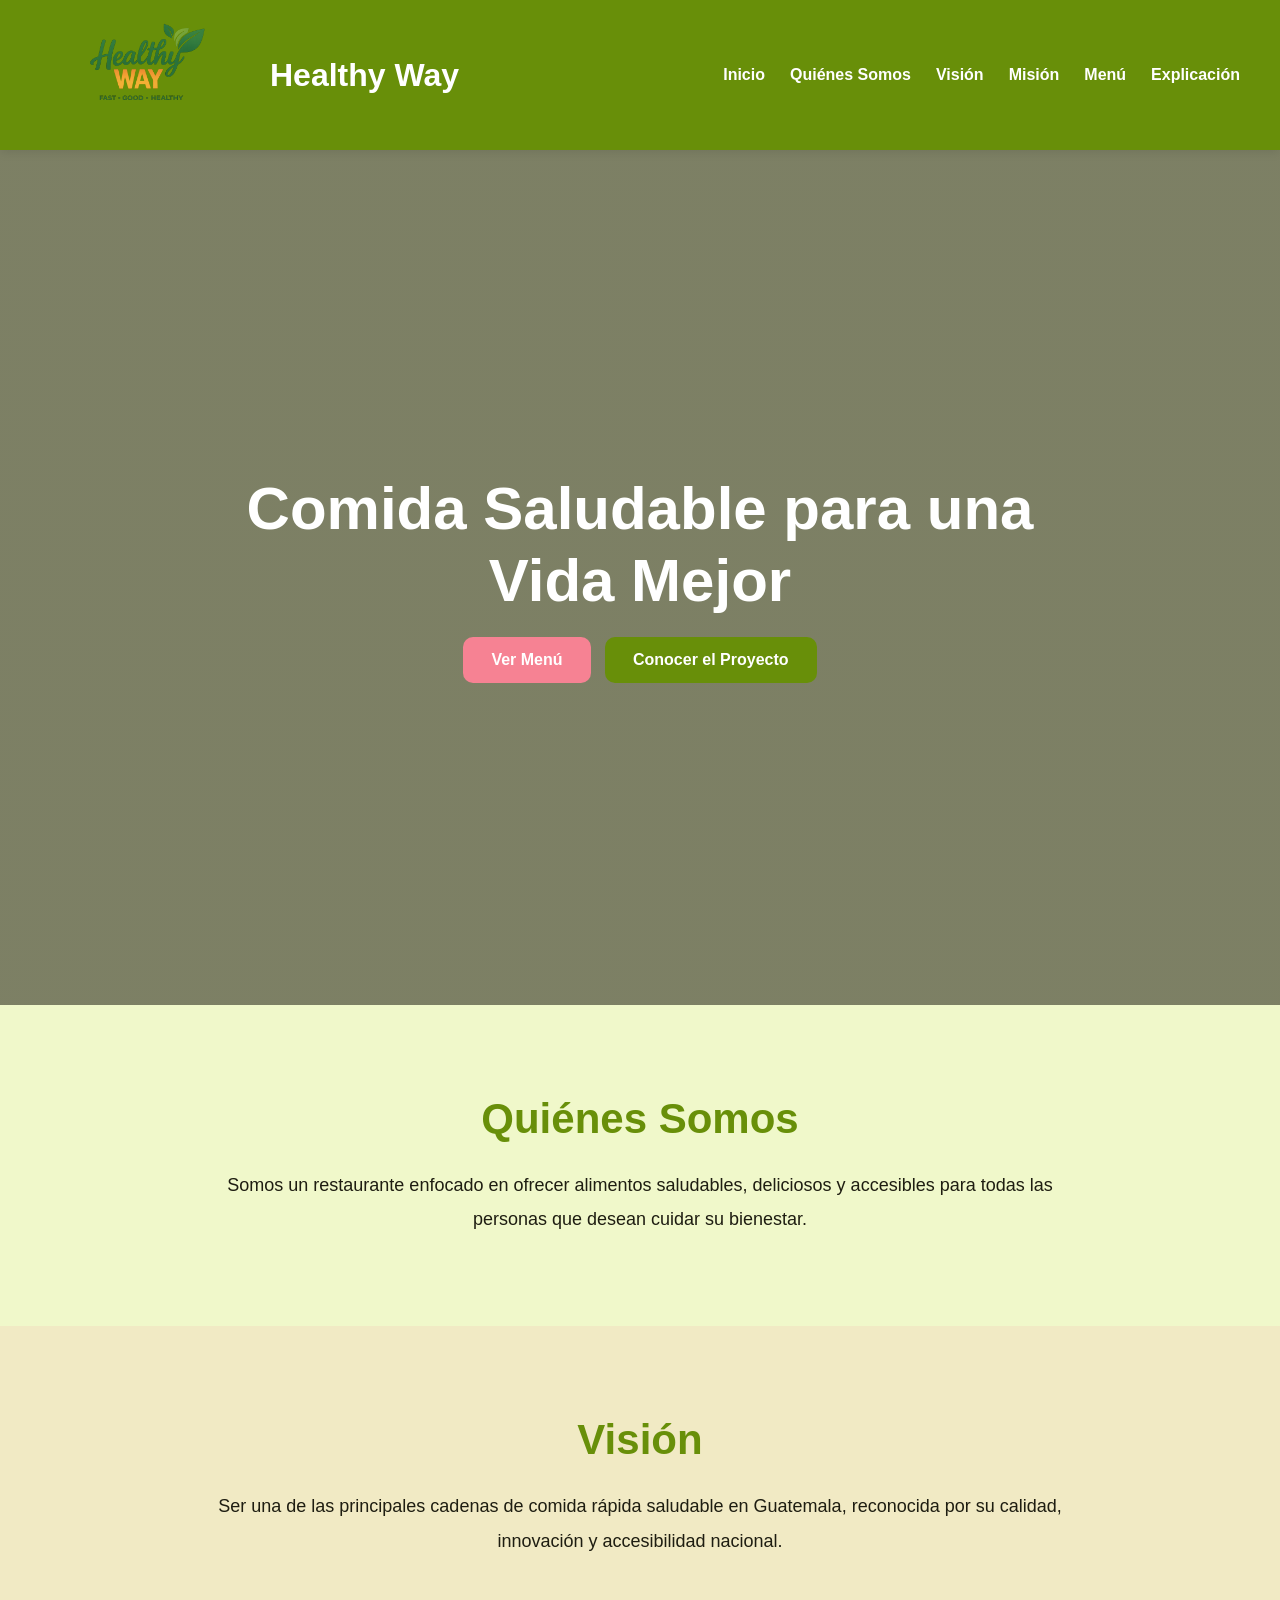
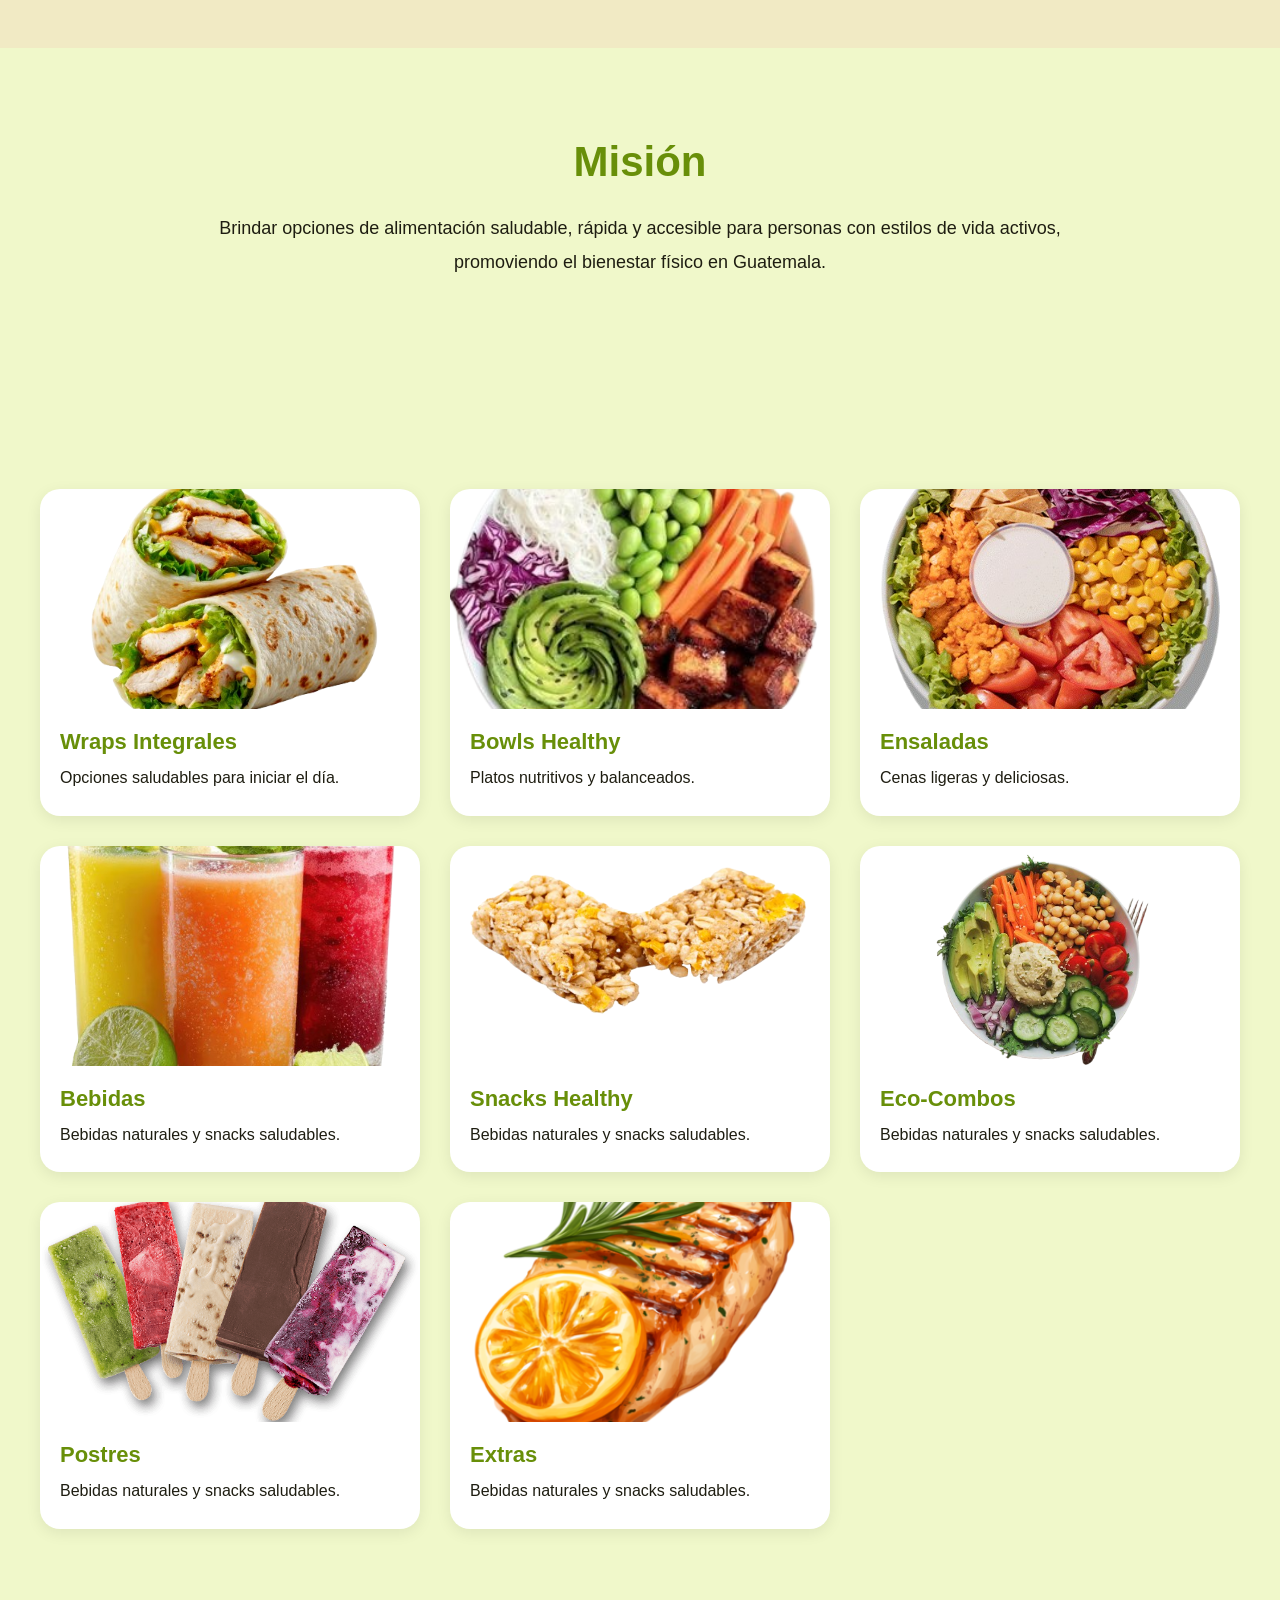
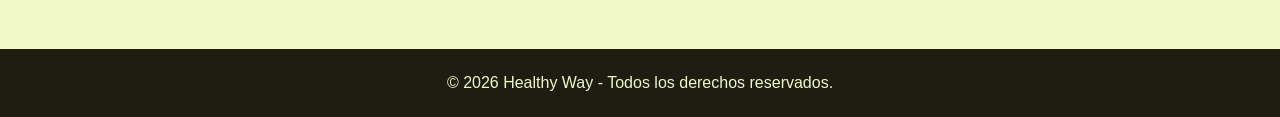
<file: index.html>
<!DOCTYPE html>
<html lang="es">
<head>
  <meta charset="UTF-8" />
  <meta name="viewport" content="width=device-width, initial-scale=1.0"/>
  <title>Healthy Way</title>
  <link rel="stylesheet" href="style.css">
</head>
<body>

  <header>
    <nav class="navbar">
      <div class="logo-container">

      <img src="images/logo.png" class="logo-img">

      <h1 class="logo">
        Healthy Way
      </h1>

    </div>

      <ul class="nav-links">
        <li><a href="#inicio">Inicio</a></li>
        <li><a href="#nosotros">Quiénes Somos</a></li>
        <li><a href="#vision">Visión</a></li>
        <li><a href="#mision">Misión</a></li>
        <li><a href="#menu">Menú</a></li>
        <li><a href="explicacion.html">Explicación</a></li>
      </ul>

      <div class="menu-toggle" id="menu-toggle">
        ☰
      </div>
    </nav>
  </header>

  <section class="hero" id="inicio">
    <div class="hero-content">
      <h2>Comida Saludable para una Vida Mejor</h2>
      <a href="#menu" class="btn">Ver Menú</a>

      <a href="explicacion.html" class="btn btn-secondary">
        Conocer el Proyecto
      </a>
    </div>
  </section>

  <section class="section" id="nosotros">
    <h2>Quiénes Somos</h2>
    <p>
      Somos un restaurante enfocado en ofrecer alimentos saludables, deliciosos y accesibles para todas las personas que desean cuidar su bienestar.
    </p>
  </section>

  <section class="section vision" id="vision">
    <h2>Visión</h2>
    <p>
      Ser una de las principales cadenas de comida rápida saludable en Guatemala, reconocida por su calidad, innovación y accesibilidad nacional.
    </p>
  </section>

  <section class="section" id="mision">
    <h2>Misión</h2>
    <p>
      Brindar opciones de alimentación saludable, rápida y accesible para personas con estilos de vida activos, promoviendo el bienestar físico en Guatemala.
    </p>
  </section>

  <section id="menu">
    <div class="menu-container">  
      <!-- Wraps integrales -->
      <a href="wraps.html" class="menu-link">
        <div class="menu-card">
          <img src="./images/WRAPS INTEGRALES/Wrap Chicken Fresh.png">
          <h3>Wraps Integrales</h3>          
          <p>Opciones saludables para iniciar el día.</p>
        </div>
      </a>      

      <!-- Bowls Healthy -->
      <a href="bowls.html" class="menu-link">
        <div class="menu-card">
          <img src="./images/BOWLS HEALTHY/Bowl Fresh Vegano.png">
          <h3>Bowls Healthy</h3>
          <p>Platos nutritivos y balanceados.</p>
        </div>
      </a>

      <!-- Ensaladas -->
      <a href="ensaladas.html" class="menu-link">
        <div class="menu-card">
          <img src="./images/ENSALADAS/Ensalada Vegana.png">
          <h3>Ensaladas</h3>
          <p>Cenas ligeras y deliciosas.</p>
        </div>
      </a>

      <!-- Bebidas -->
      <a href="bebidas.html" class="menu-link">
        <div class="menu-card">
          <img src="./images/JUGOS NATURALES/jugos naturales.png">
          <h3>Bebidas</h3>
          <p>Bebidas naturales y snacks saludables.</p>
        </div>
      </a>

      <!-- Snacks  -->
      <a href="snacks.html" class="menu-link">
        <div class="menu-card">
          <img src="./images/SNACKS HEALTHY/Barrita Vegana.png">
          <h3>Snacks Healthy</h3>
          <p>Bebidas naturales y snacks saludables.</p>
        </div>
      </a>

      <!-- Combos  -->
      <a href="combos.html" class="menu-link">
        <div class="menu-card">
          <img src="./images/BOWLS HEALTHY/Bowl Green Energy.png">
          <h3>Eco-Combos</h3>
          <p>Bebidas naturales y snacks saludables.</p>
        </div>
      </a>

      <!-- Postres  -->
      <a href="postres.html" class="menu-link">
        <div class="menu-card">
          <img src="./images/POSTRES/helado natural.png">
          <h3>Postres</h3>
          <p>Bebidas naturales y snacks saludables.</p>
        </div>
      </a>

      <!-- Extras  -->
      <a href="extras.html" class="menu-link">
        <div class="menu-card">
          <img src="./images/EXTRAS/pollo.png">
          <h3>Extras</h3>
          <p>Bebidas naturales y snacks saludables.</p>
        </div>
      </a>

    </div>
  </section>
  <footer>
    <p>© 2026 Healthy Way - Todos los derechos reservados.</p>
  </footer>

  <script src="script.js"></script>
</body>
</html>
</file>
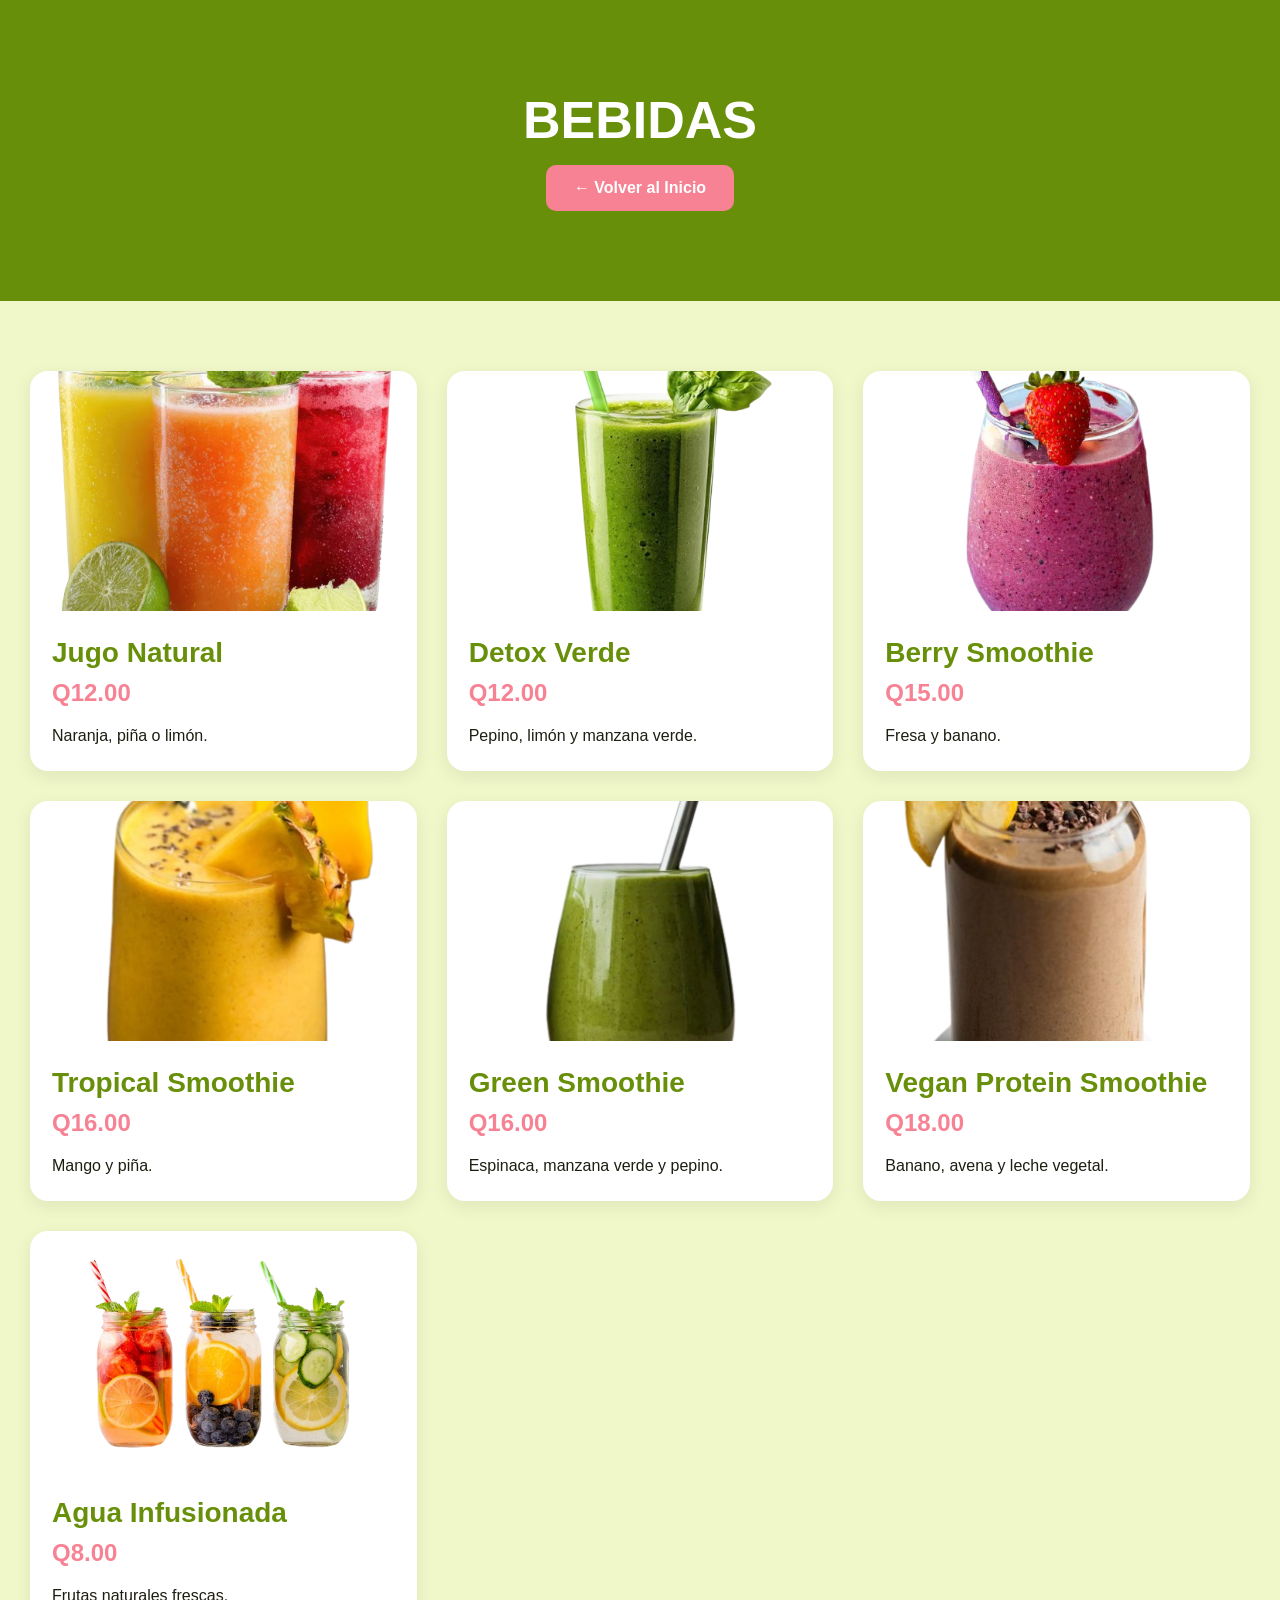
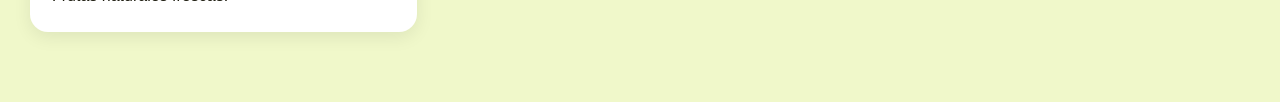
<file: bebidas.html>
<!DOCTYPE html>
<html lang="es">
<head>
  <meta charset="UTF-8">
  <meta name="viewport" content="width=device-width, initial-scale=1.0">
  <title>Desayunos - Healthy Way</title>
  <link rel="stylesheet" href="style.css">
</head>
<body>

  <section class="page-banner">
    <h1>BEBIDAS</h1>    

    <a href="index.html" class="back-btn">
      ← Volver al Inicio
    </a>
  </section>

  <section class="food-section">

    <div class="food-container">
      
      <div class="food-card">
        <img src="./images/JUGOS NATURALES/jugos naturales.png">

        <div class="food-info">
          <h3>Jugo Natural</h3>

          <div class="price">
            Q12.00
          </div>

          <p>
            Naranja, piña o limón. 
          </p>
        </div>
      </div>
      
      <div class="food-card">
        <img src="./images/JUGOS NATURALES/Detox Verde.png">

        <div class="food-info">
          <h3>Detox Verde</h3>

          <div class="price">
            Q12.00
          </div>

          <p>
            Pepino, limón y manzana verde. 
          </p>
        </div>
      </div>

      <div class="food-card">
        <img src="./images/SMOOTHIES/Berry Smoothie.png">

        <div class="food-info">
          <h3>Berry Smoothie</h3>

          <div class="price">
            Q15.00
          </div>

          <p>
            Fresa y banano. 
          </p>
        </div>
      </div>      

      <div class="food-card">
        <img src="./images/SMOOTHIES/tropical smoothie.png">

        <div class="food-info">
          <h3>Tropical Smoothie</h3>

          <div class="price">
            Q16.00
          </div>

          <p>
            Mango y piña. 
          </p>
        </div>
      </div>    

      <div class="food-card">
        <img src="./images/SMOOTHIES/green smoothie.png">

        <div class="food-info">
          <h3>Green Smoothie</h3>

          <div class="price">
            Q16.00
          </div>

          <p>
            Espinaca, manzana verde y pepino. 
          </p>
        </div>
      </div>    

      <div class="food-card">
        <img src="./images/SMOOTHIES/Vegan Protein Smoothie.png">

        <div class="food-info">
          <h3>Vegan Protein Smoothie</h3>

          <div class="price">
            Q18.00
          </div>

          <p>
            Banano, avena y leche vegetal. 
          </p>
        </div>
      </div>    


      <div class="food-card">
        <img src="./images/JUGOS NATURALES/Agua Infusionada.png">

        <div class="food-info">
          <h3>Agua Infusionada</h3>

          <div class="price">
            Q8.00
          </div>

          <p>
            Frutas naturales frescas. 
          </p>
        </div>
      </div>    

    </div>

  </section>

</body>
</html>
</file>
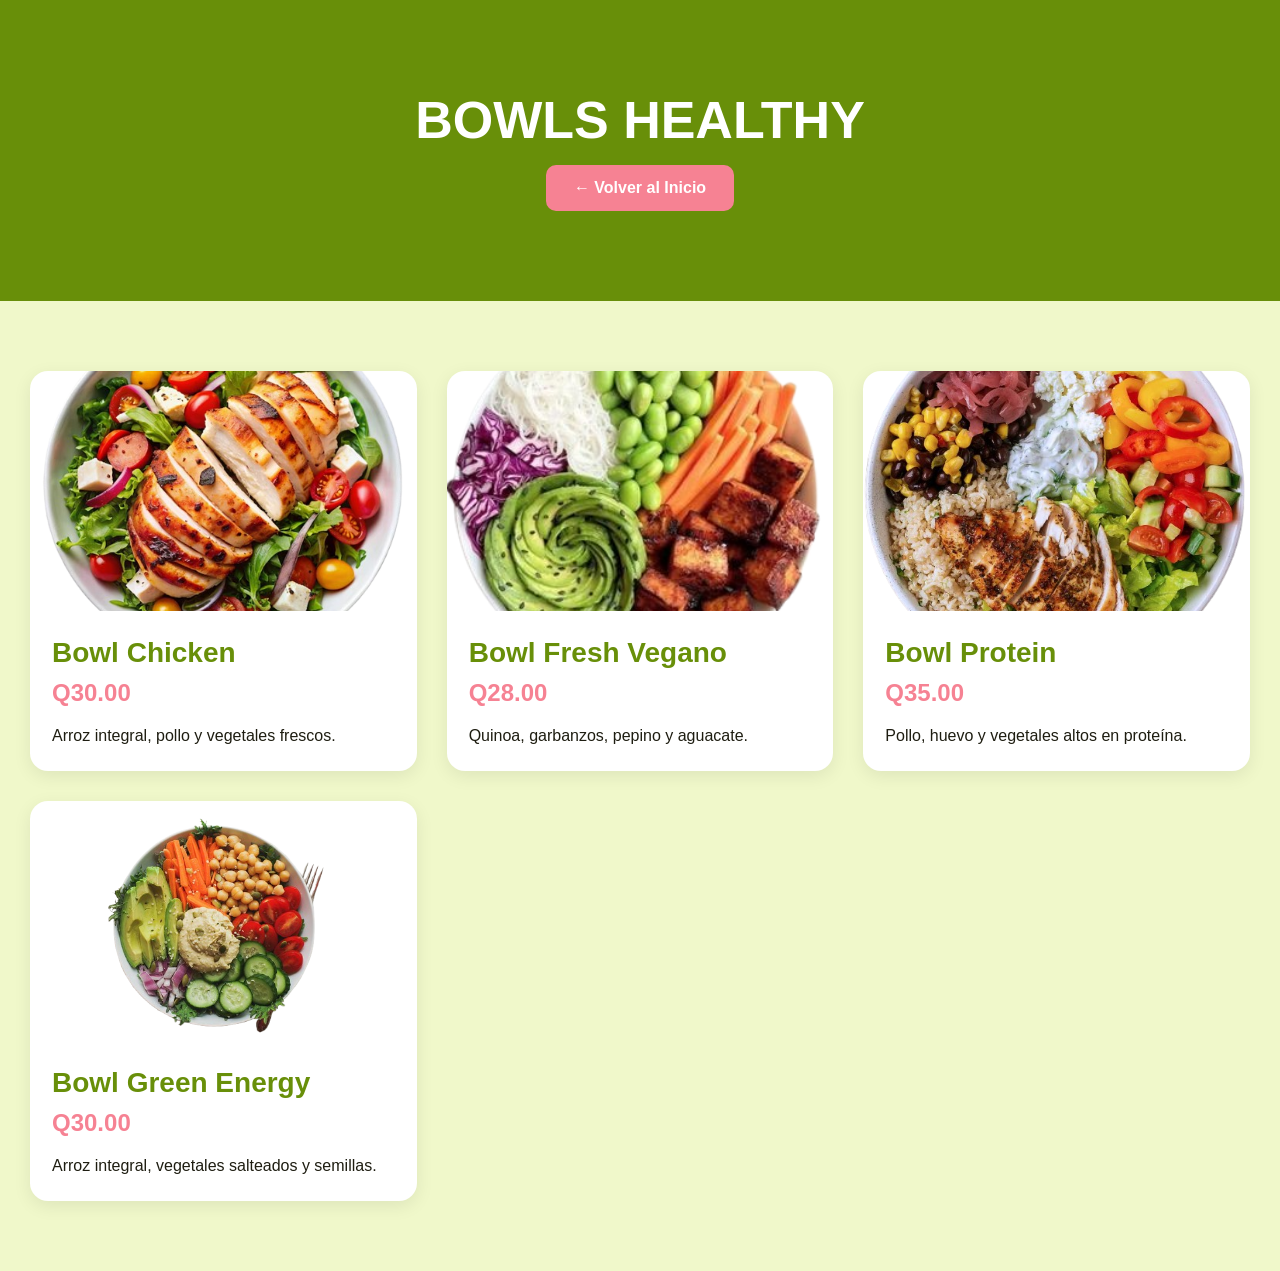
<file: bowls.html>
<!DOCTYPE html>
<html lang="es">
<head>
  <meta charset="UTF-8">
  <meta name="viewport" content="width=device-width, initial-scale=1.0">
  <title>Desayunos - Healthy Way</title>
  <link rel="stylesheet" href="style.css">
</head>
<body>

  <section class="page-banner">
    <h1>BOWLS HEALTHY</h1>    

    <a href="index.html" class="back-btn">
      ← Volver al Inicio
    </a>
  </section>

  <section class="food-section">

    <div class="food-container">
      
      <div class="food-card">
        <img src="./images/BOWLS HEALTHY/Bowl Chicken.png">

        <div class="food-info">
          <h3>Bowl Chicken</h3>

          <div class="price">
            Q30.00
          </div>

          <p>
            Arroz integral, pollo y vegetales frescos.
          </p>
        </div>
      </div>
      
      <div class="food-card">
        <img src="./images/BOWLS HEALTHY/Bowl Fresh Vegano.png">

        <div class="food-info">
          <h3>Bowl Fresh Vegano</h3>

          <div class="price">
            Q28.00
          </div>

          <p>
            Quinoa, garbanzos, pepino y aguacate. 
          </p>
        </div>
      </div>

      <div class="food-card">
        <img src="./images/BOWLS HEALTHY/Bowl Protein.png">

        <div class="food-info">
          <h3>Bowl Protein</h3>

          <div class="price">
            Q35.00
          </div>

          <p>
            Pollo, huevo y vegetales altos en proteína. 
          </p>
        </div>
      </div>

      <div class="food-card">
        <img src="./images/BOWLS HEALTHY/Bowl Green Energy.png">

        <div class="food-info">
          <h3>Bowl Green Energy</h3>

          <div class="price">
            Q30.00
          </div>

          <p>
            Arroz integral, vegetales salteados y semillas. 
          </p>
        </div>
      </div>

    </div>

  </section>

</body>
</html>
</file>
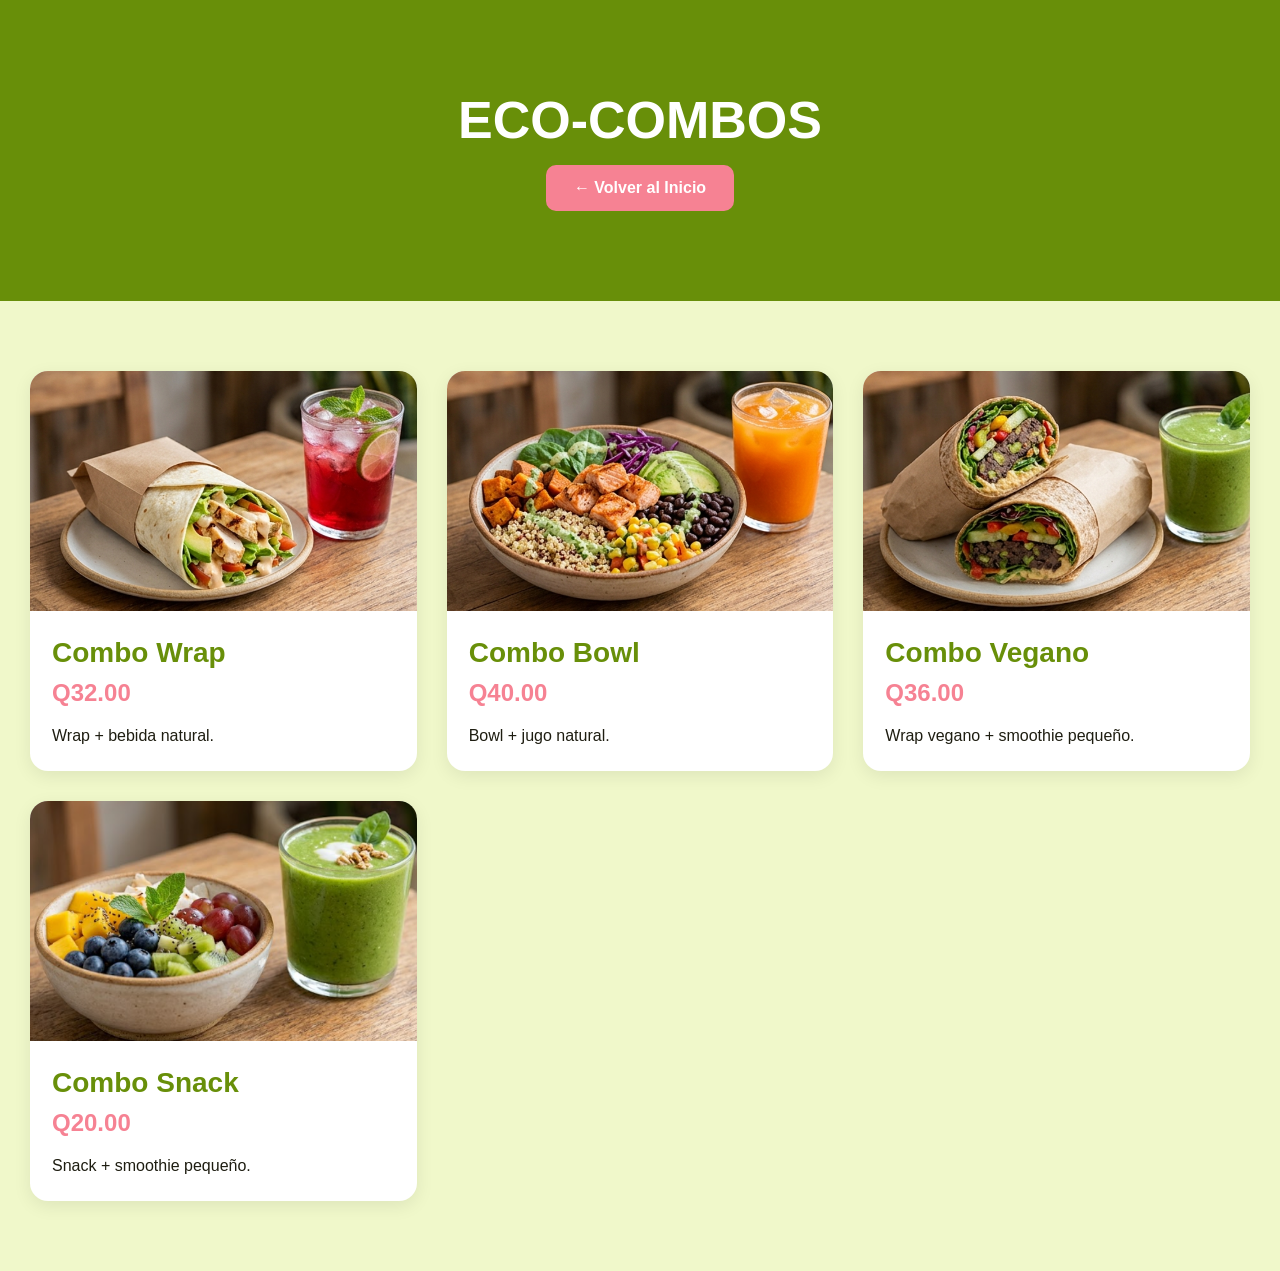
<file: combos.html>
<!DOCTYPE html>
<html lang="es">
<head>
  <meta charset="UTF-8">
  <meta name="viewport" content="width=device-width, initial-scale=1.0">
  <title>Desayunos - Healthy Way</title>
  <link rel="stylesheet" href="style.css">
</head>
<body>

  <section class="page-banner">
    <h1>ECO-COMBOS</h1>    

    <a href="index.html" class="back-btn">
      ← Volver al Inicio
    </a>
  </section>

  <section class="food-section">

    <div class="food-container">
      
      <div class="food-card">
        <img src="./images/COMBOS/wnatural.png">

        <div class="food-info">
          <h3>Combo Wrap</h3>

          <div class="price">
            Q32.00
          </div>
          <p>Wrap + bebida natural. </p>
        </div>
      </div>
      
      <div class="food-card">
        <img src="./images/COMBOS/bnatural.png">

        <div class="food-info">
          <h3>Combo Bowl</h3>

          <div class="price">
            Q40.00
          </div>
          <p>Bowl + jugo natural.  </p>
        </div>
      </div>

      <div class="food-card">
        <img src="./images/COMBOS/vsmothie.png">

        <div class="food-info">
          <h3>Combo Vegano</h3>

          <div class="price">
            Q36.00
          </div>
          <p>Wrap vegano + smoothie pequeño.</p>
        </div>
      </div>

      <div class="food-card">
        <img src="./images/COMBOS/snack.png">

        <div class="food-info">
          <h3>Combo Snack</h3>

          <div class="price">
            Q20.00
          </div>
          <p>Snack + smoothie pequeño.</p>
        </div>
      </div>

    </div>

  </section>

</body>
</html>
</file>
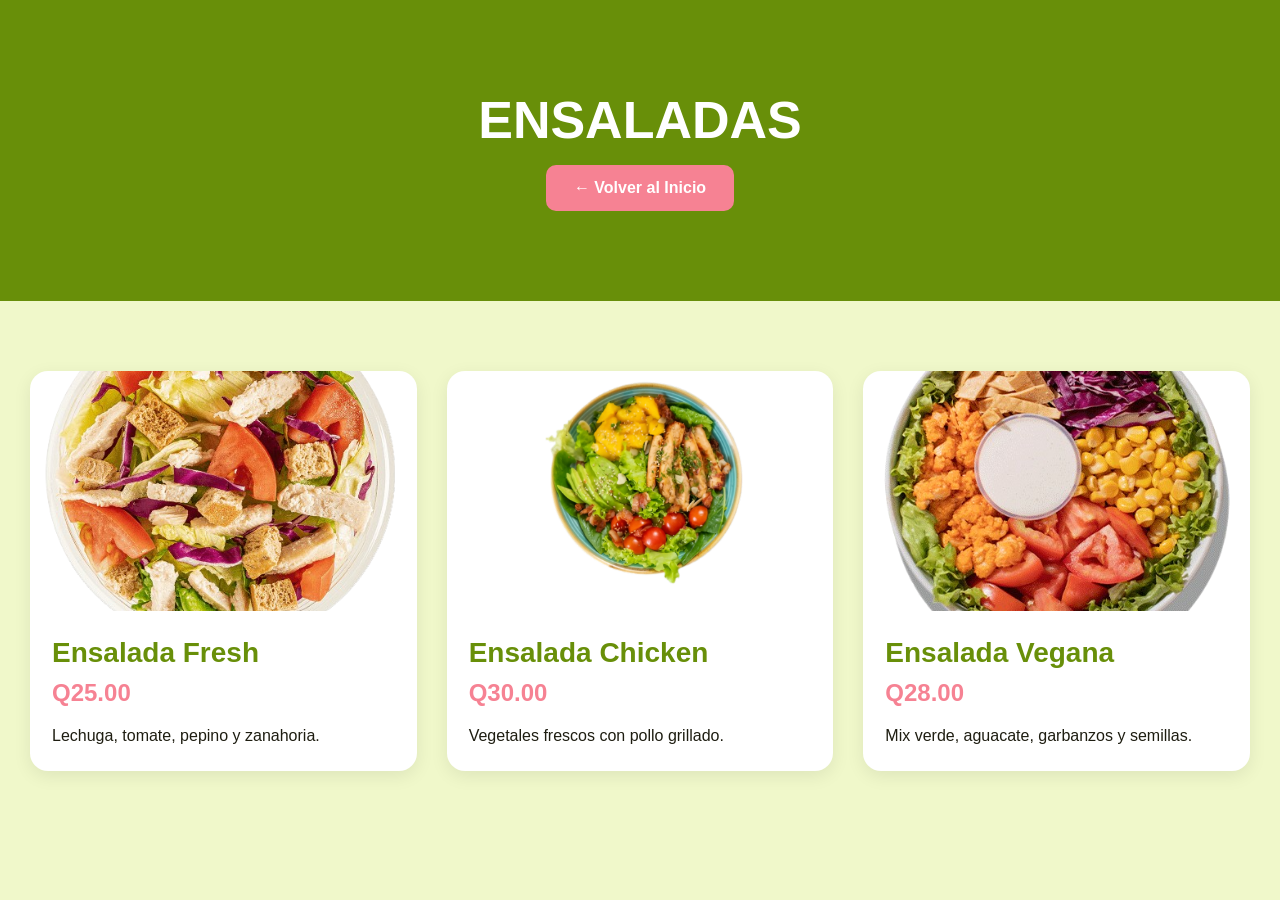
<file: ensaladas.html>
<!DOCTYPE html>
<html lang="es">
<head>
  <meta charset="UTF-8">
  <meta name="viewport" content="width=device-width, initial-scale=1.0">
  <title>Desayunos - Healthy Way</title>
  <link rel="stylesheet" href="style.css">
</head>
<body>

  <section class="page-banner">
    <h1>ENSALADAS</h1>    

    <a href="index.html" class="back-btn">
      ← Volver al Inicio
    </a>
  </section>

  <section class="food-section">

    <div class="food-container">
      
      <div class="food-card">
        <img src="./images/ENSALADAS/Ensalada Fresh.png">

        <div class="food-info">
          <h3>Ensalada Fresh</h3>

          <div class="price">
            Q25.00
          </div>

          <p>
            Lechuga, tomate, pepino y zanahoria. 
          </p>
        </div>
      </div>
      
      <div class="food-card">
        <img src="./images/ENSALADAS/Ensalada Chicken.png">

        <div class="food-info">
          <h3>Ensalada Chicken</h3>

          <div class="price">
            Q30.00
          </div>

          <p>
            Vegetales frescos con pollo grillado. 
          </p>
        </div>
      </div>

      <div class="food-card">
        <img src="./images/ENSALADAS/Ensalada Vegana.png">

        <div class="food-info">
          <h3>Ensalada Vegana</h3>

          <div class="price">
            Q28.00
          </div>

          <p>
            Mix verde, aguacate, garbanzos y semillas. 
          </p>
        </div>
      </div>      

    </div>

  </section>

</body>
</html>
</file>
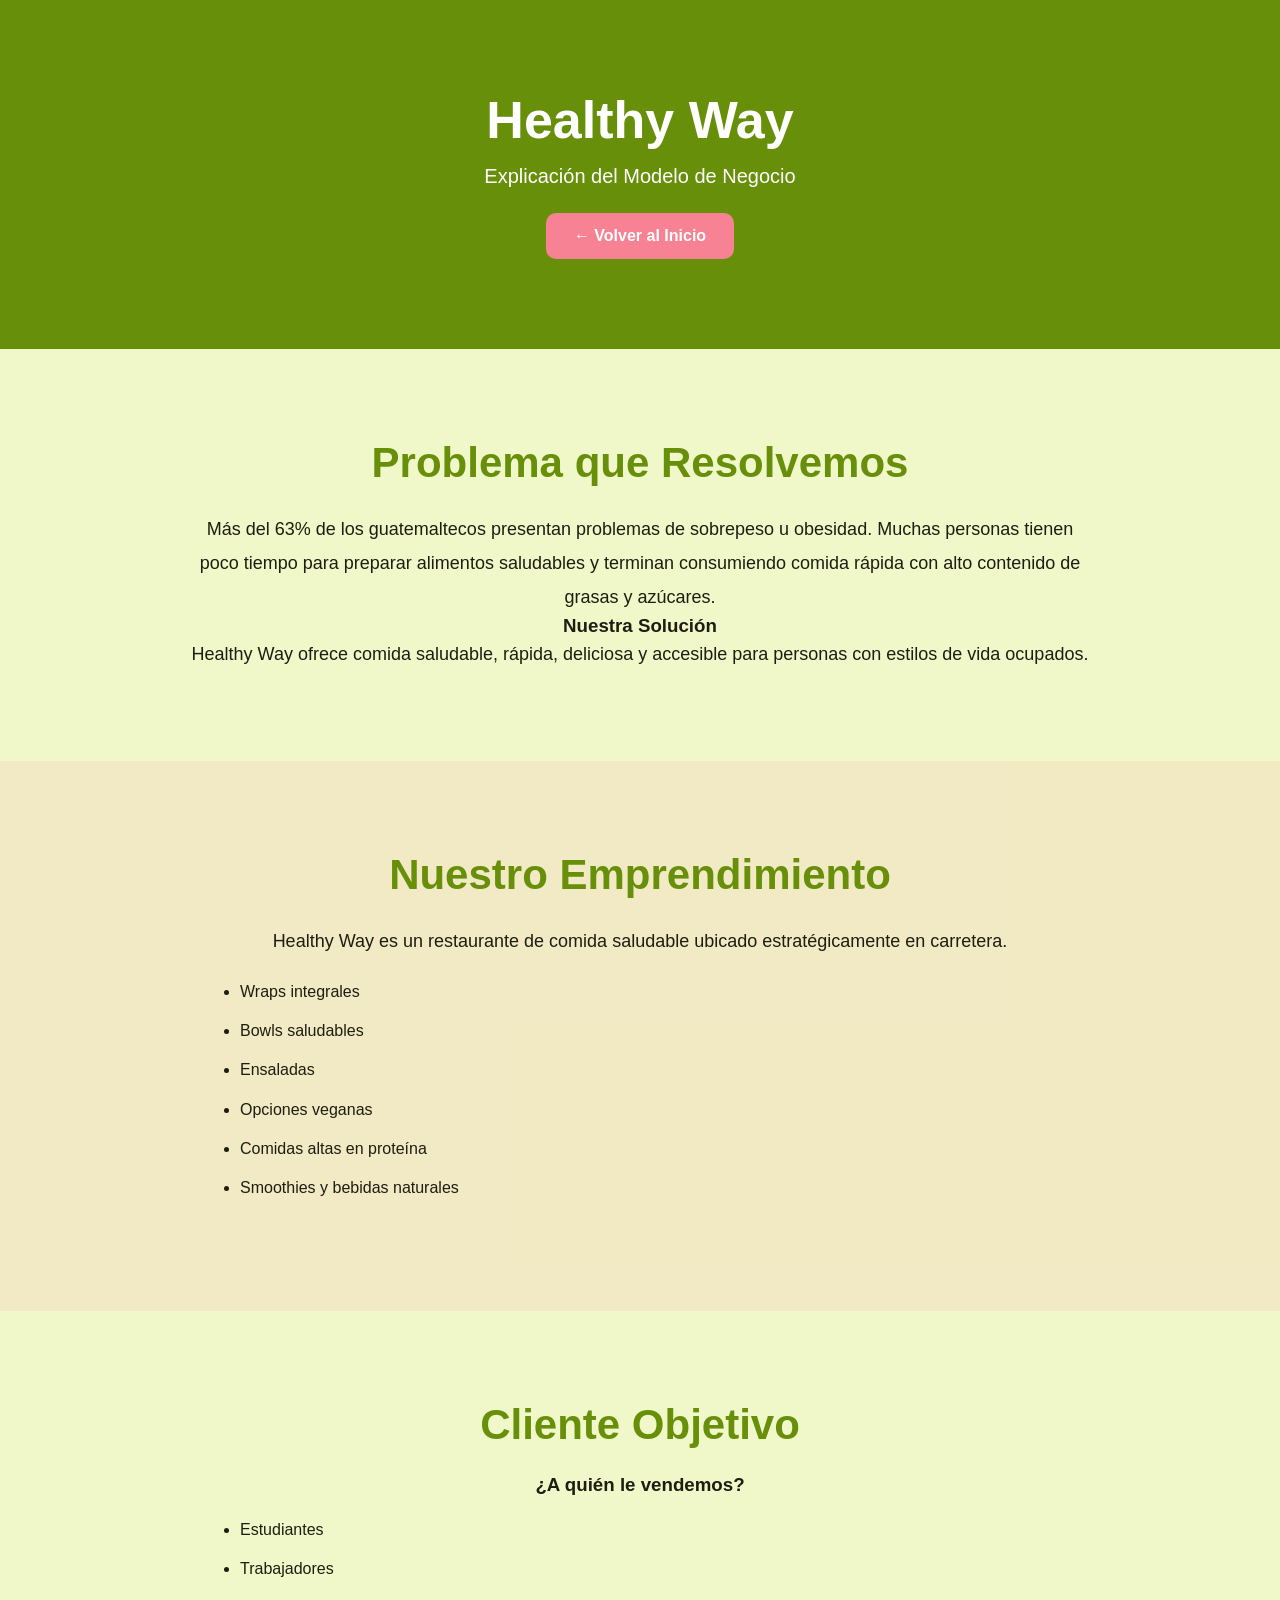
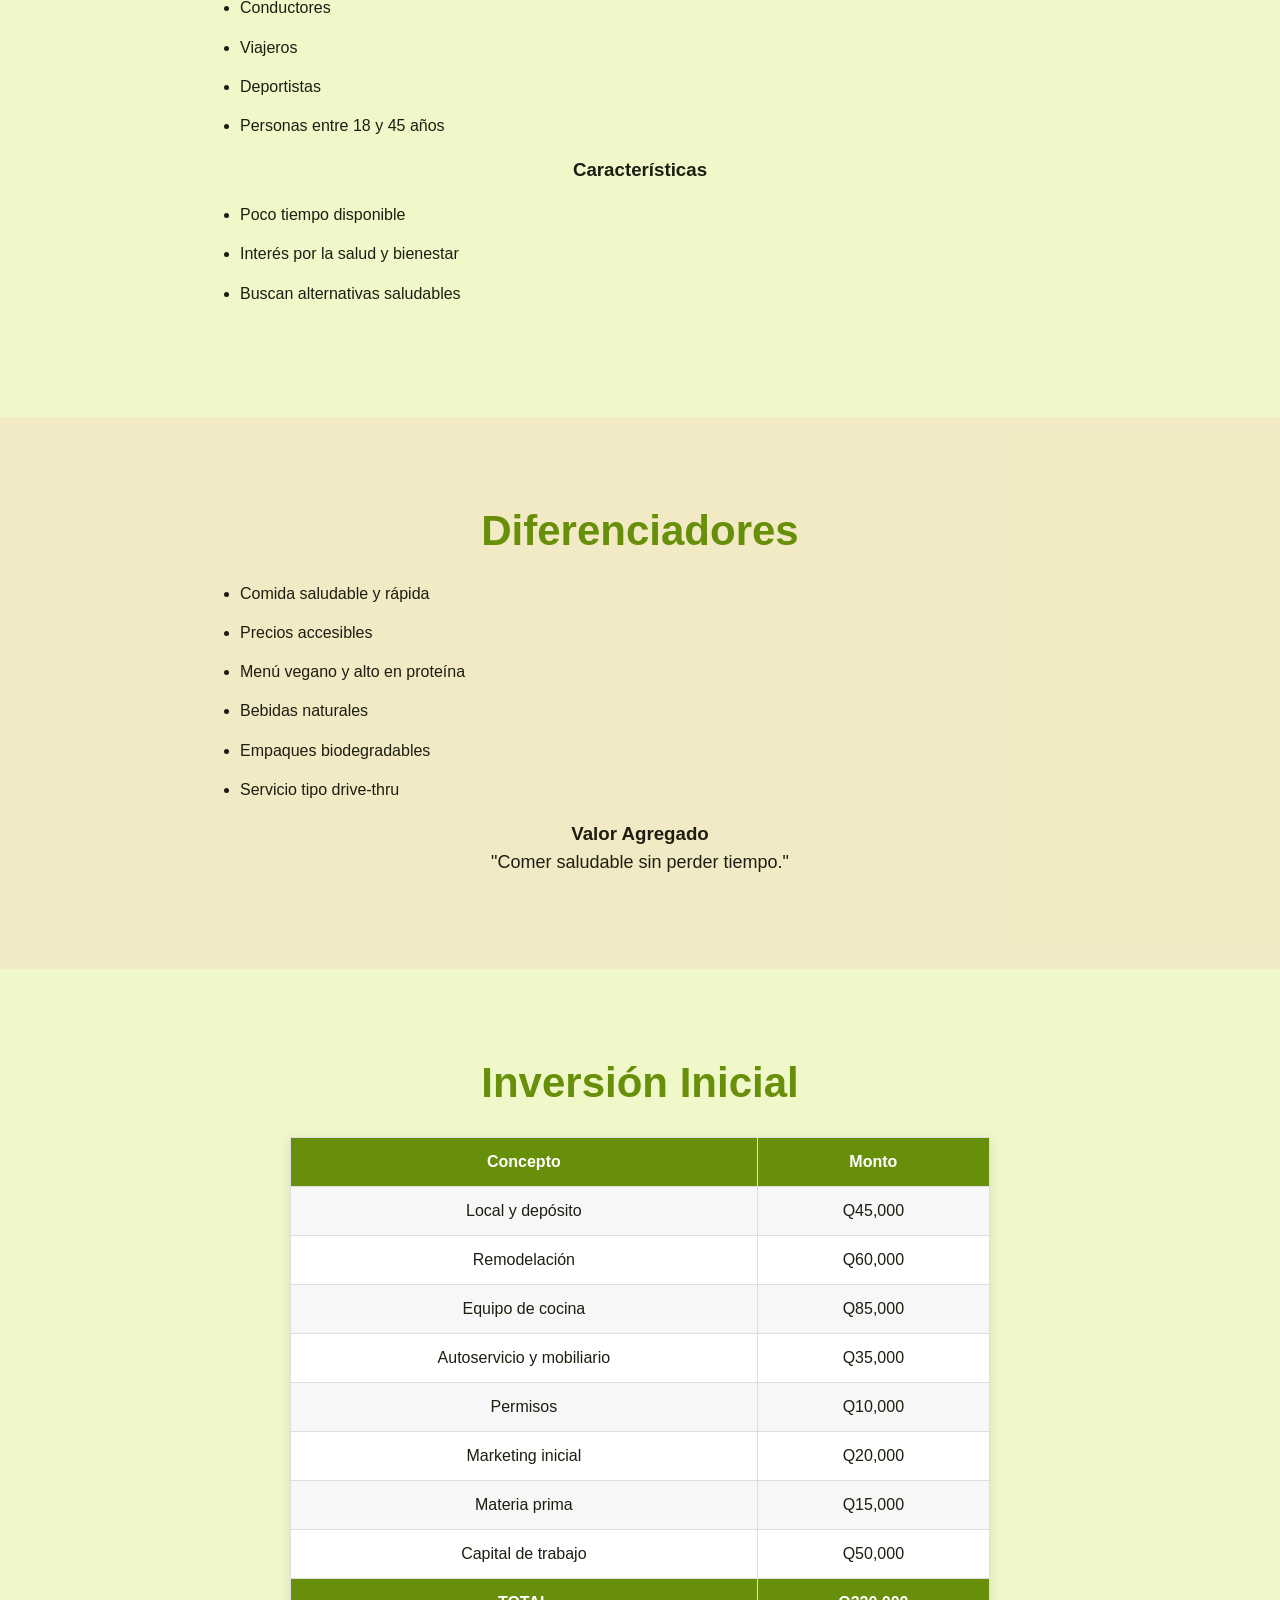
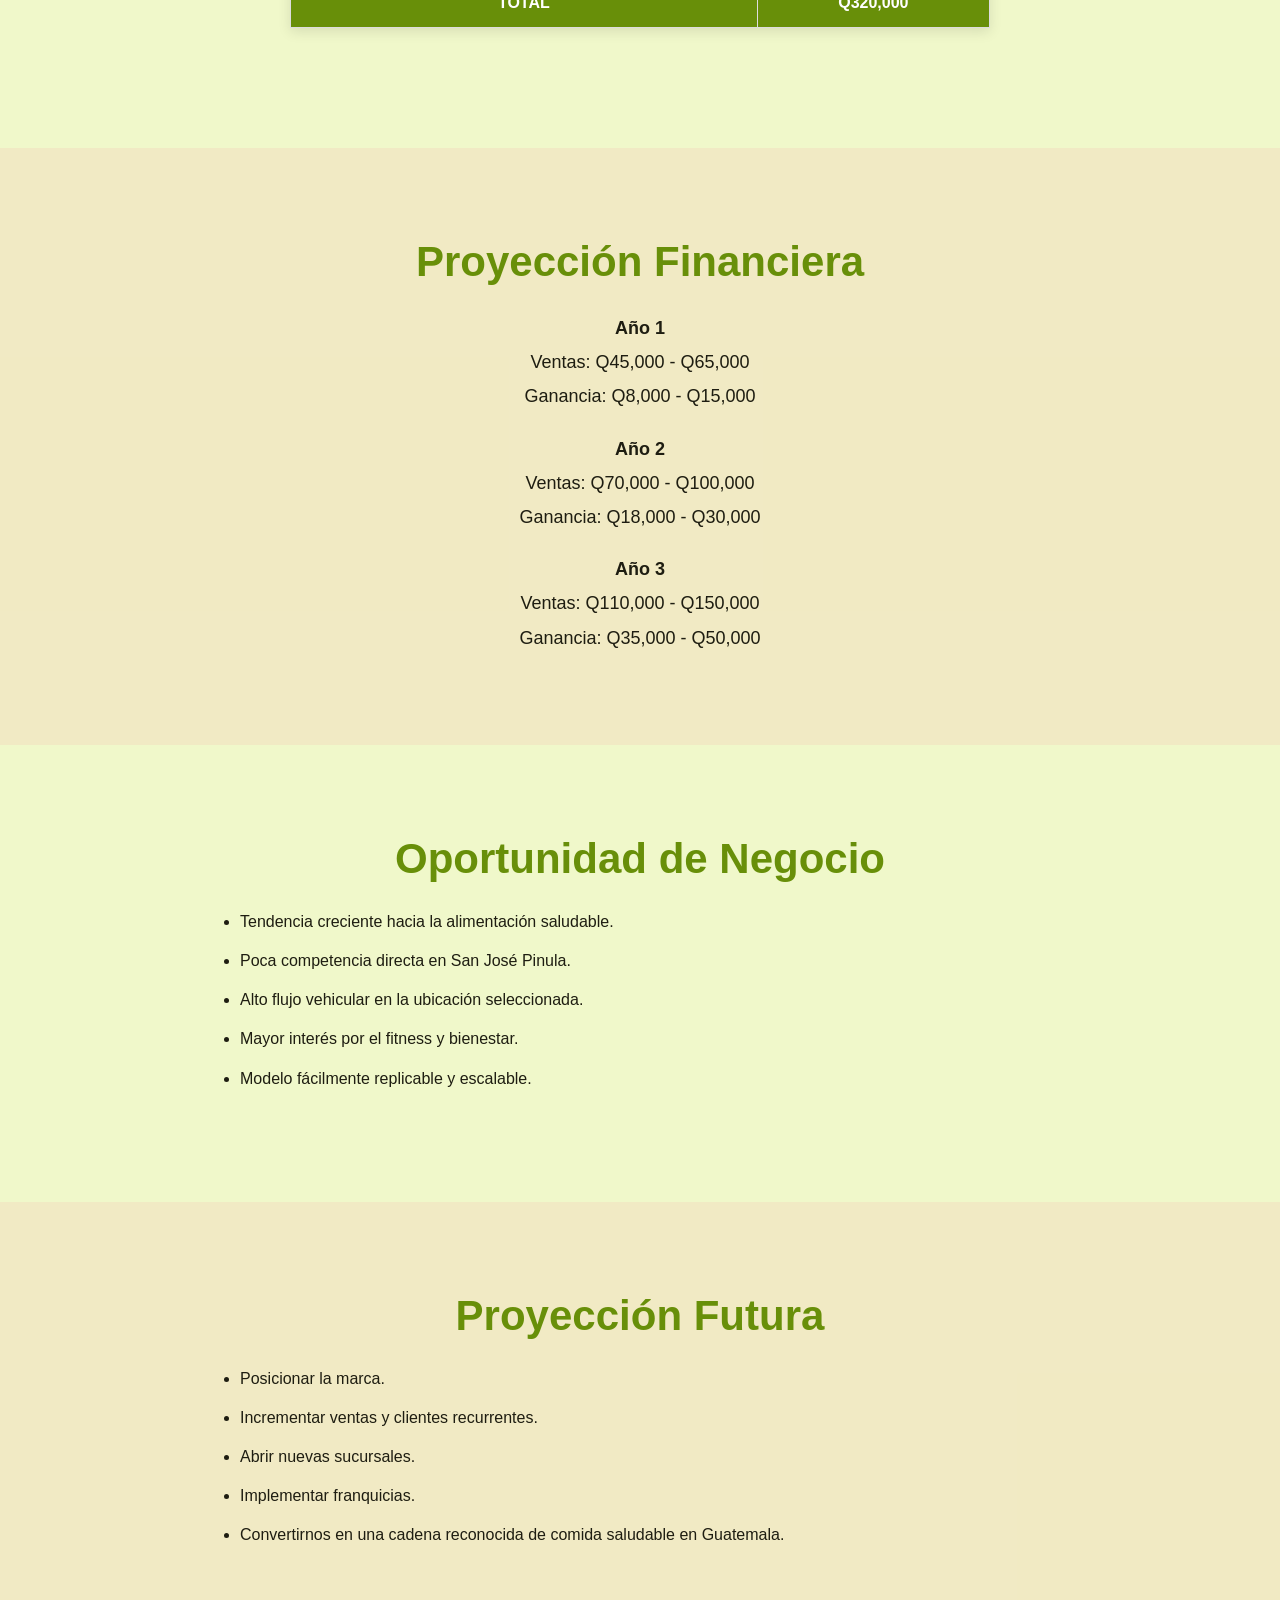
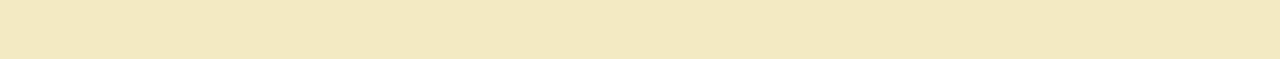
<file: explicacion.html>
<!DOCTYPE html>
<html lang="es">

<head>
    <meta charset="UTF-8">
    <meta name="viewport" content="width=device-width, initial-scale=1.0">
    <title>Healthy Way - Explicación del Proyecto</title>
    <link rel="stylesheet" href="style.css">
</head>

<body>

    <section class="page-banner">

        <h1>Healthy Way</h1>

        <p>
            Explicación del Modelo de Negocio
        </p>

        <a href="index.html" class="back-btn">
            ← Volver al Inicio
        </a>

    </section>

    <section class="section">

        <h2>Problema que Resolvemos</h2>

        <p>
            Más del 63% de los guatemaltecos presentan problemas de sobrepeso u obesidad.
            Muchas personas tienen poco tiempo para preparar alimentos saludables y terminan
            consumiendo comida rápida con alto contenido de grasas y azúcares.
        </p>

        <h3>Nuestra Solución</h3>

        <p>
            Healthy Way ofrece comida saludable, rápida, deliciosa y accesible para personas
            con estilos de vida ocupados.
        </p>

    </section>

    <section class="section vision">

        <h2>Nuestro Emprendimiento</h2>

        <p>
            Healthy Way es un restaurante de comida saludable ubicado estratégicamente en carretera.
        </p>

        <ul class="info-list">
            <li>Wraps integrales</li>
            <li>Bowls saludables</li>
            <li>Ensaladas</li>
            <li>Opciones veganas</li>
            <li>Comidas altas en proteína</li>
            <li>Smoothies y bebidas naturales</li>
        </ul>

    </section>

    <section class="section">

        <h2>Cliente Objetivo</h2>

        <h3>¿A quién le vendemos?</h3>

        <ul class="info-list">
            <li>Estudiantes</li>
            <li>Trabajadores</li>
            <li>Conductores</li>
            <li>Viajeros</li>
            <li>Deportistas</li>
            <li>Personas entre 18 y 45 años</li>
        </ul>

        <h3>Características</h3>

        <ul class="info-list">
            <li>Poco tiempo disponible</li>
            <li>Interés por la salud y bienestar</li>
            <li>Buscan alternativas saludables</li>
        </ul>

    </section>

    <section class="section vision">

        <h2>Diferenciadores</h2>

        <ul class="info-list">
            <li>Comida saludable y rápida</li>
            <li>Precios accesibles</li>
            <li>Menú vegano y alto en proteína</li>
            <li>Bebidas naturales</li>
            <li>Empaques biodegradables</li>
            <li>Servicio tipo drive-thru</li>
        </ul>

        <h3>Valor Agregado</h3>

        <p>
            "Comer saludable sin perder tiempo."
        </p>

    </section>

    <section class="section">

        <h2>Inversión Inicial</h2>

        <table class="financial-table">

            <tr>
                <th>Concepto</th>
                <th>Monto</th>
            </tr>

            <tr><td>Local y depósito</td><td>Q45,000</td></tr>
            <tr><td>Remodelación</td><td>Q60,000</td></tr>
            <tr><td>Equipo de cocina</td><td>Q85,000</td></tr>
            <tr><td>Autoservicio y mobiliario</td><td>Q35,000</td></tr>
            <tr><td>Permisos</td><td>Q10,000</td></tr>
            <tr><td>Marketing inicial</td><td>Q20,000</td></tr>
            <tr><td>Materia prima</td><td>Q15,000</td></tr>
            <tr><td>Capital de trabajo</td><td>Q50,000</td></tr>

            <tr>
                <th>TOTAL</th>
                <th>Q320,000</th>
            </tr>

        </table>

    </section>

    <section class="section vision">

        <h2>Proyección Financiera</h2>

        <p><strong>Año 1</strong></p>
        <p>Ventas: Q45,000 - Q65,000</p>
        <p>Ganancia: Q8,000 - Q15,000</p>

        <br>

        <p><strong>Año 2</strong></p>
        <p>Ventas: Q70,000 - Q100,000</p>
        <p>Ganancia: Q18,000 - Q30,000</p>

        <br>

        <p><strong>Año 3</strong></p>
        <p>Ventas: Q110,000 - Q150,000</p>
        <p>Ganancia: Q35,000 - Q50,000</p>

    </section>

    <section class="section">

        <h2>Oportunidad de Negocio</h2>

        <ul class="info-list">
            <li>Tendencia creciente hacia la alimentación saludable.</li>
            <li>Poca competencia directa en San José Pinula.</li>
            <li>Alto flujo vehicular en la ubicación seleccionada.</li>
            <li>Mayor interés por el fitness y bienestar.</li>
            <li>Modelo fácilmente replicable y escalable.</li>
        </ul>

    </section>

    <section class="section vision">

        <h2>Proyección Futura</h2>

        <ul class="info-list">
            <li>Posicionar la marca.</li>
            <li>Incrementar ventas y clientes recurrentes.</li>
            <li>Abrir nuevas sucursales.</li>
            <li>Implementar franquicias.</li>
            <li>Convertirnos en una cadena reconocida de comida saludable en Guatemala.</li>
        </ul>

    </section>

</body>

</html>
</file>
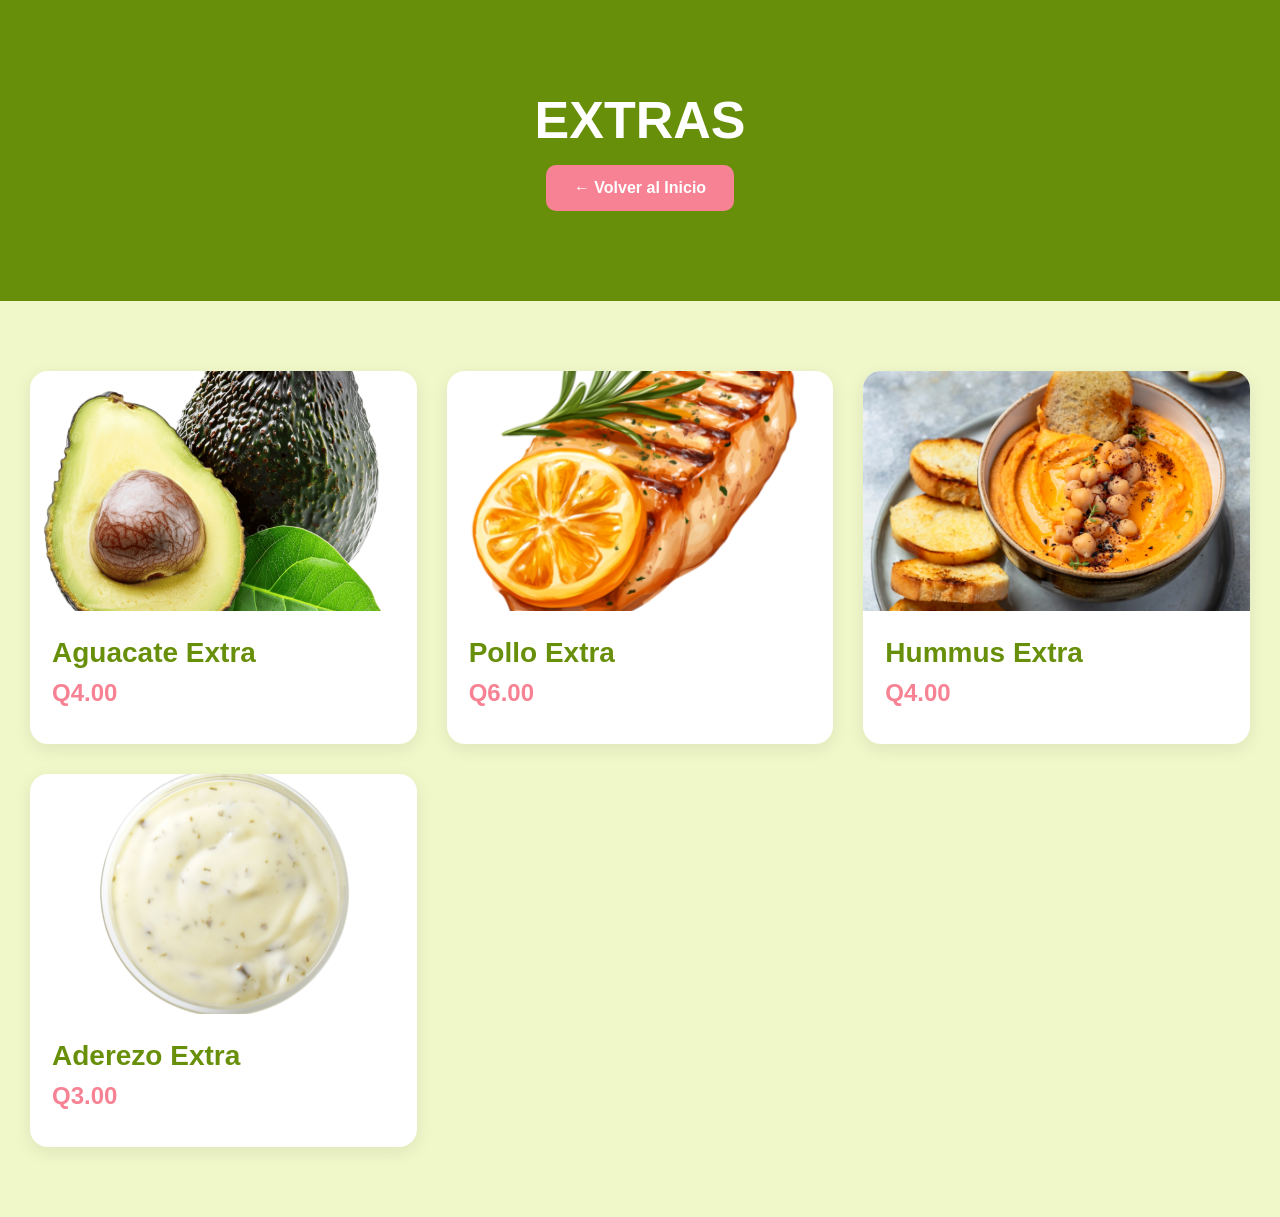
<file: extras.html>
<!DOCTYPE html>
<html lang="es">
<head>
  <meta charset="UTF-8">
  <meta name="viewport" content="width=device-width, initial-scale=1.0">
  <title>Desayunos - Healthy Way</title>
  <link rel="stylesheet" href="style.css">
</head>
<body>

  <section class="page-banner">
    <h1>EXTRAS</h1>    

    <a href="index.html" class="back-btn">
      ← Volver al Inicio
    </a>
  </section>

  <section class="food-section">

    <div class="food-container">
      
      <div class="food-card">
        <img src="./images/EXTRAS/aguacate.png">

        <div class="food-info">
          <h3>Aguacate Extra</h3>

          <div class="price">
            Q4.00
          </div>
          
        </div>
      </div>
      
      <div class="food-card">
        <img src="./images/EXTRAS/pollo.png">

        <div class="food-info">
          <h3>Pollo Extra</h3>

          <div class="price">
            Q6.00
          </div>
        </div>
      </div>

      <div class="food-card">
        <img src="./images/EXTRAS/hummus.png">

        <div class="food-info">
          <h3>Hummus Extra</h3>

          <div class="price">
            Q4.00
          </div>
        </div>
      </div>  
      
      <div class="food-card">
        <img src="./images/EXTRAS/aderezo.png">

        <div class="food-info">
          <h3>Aderezo Extra</h3>

          <div class="price">
            Q3.00
          </div>
        </div>
      </div>  

    </div>

  </section>

</body>
</html>
</file>
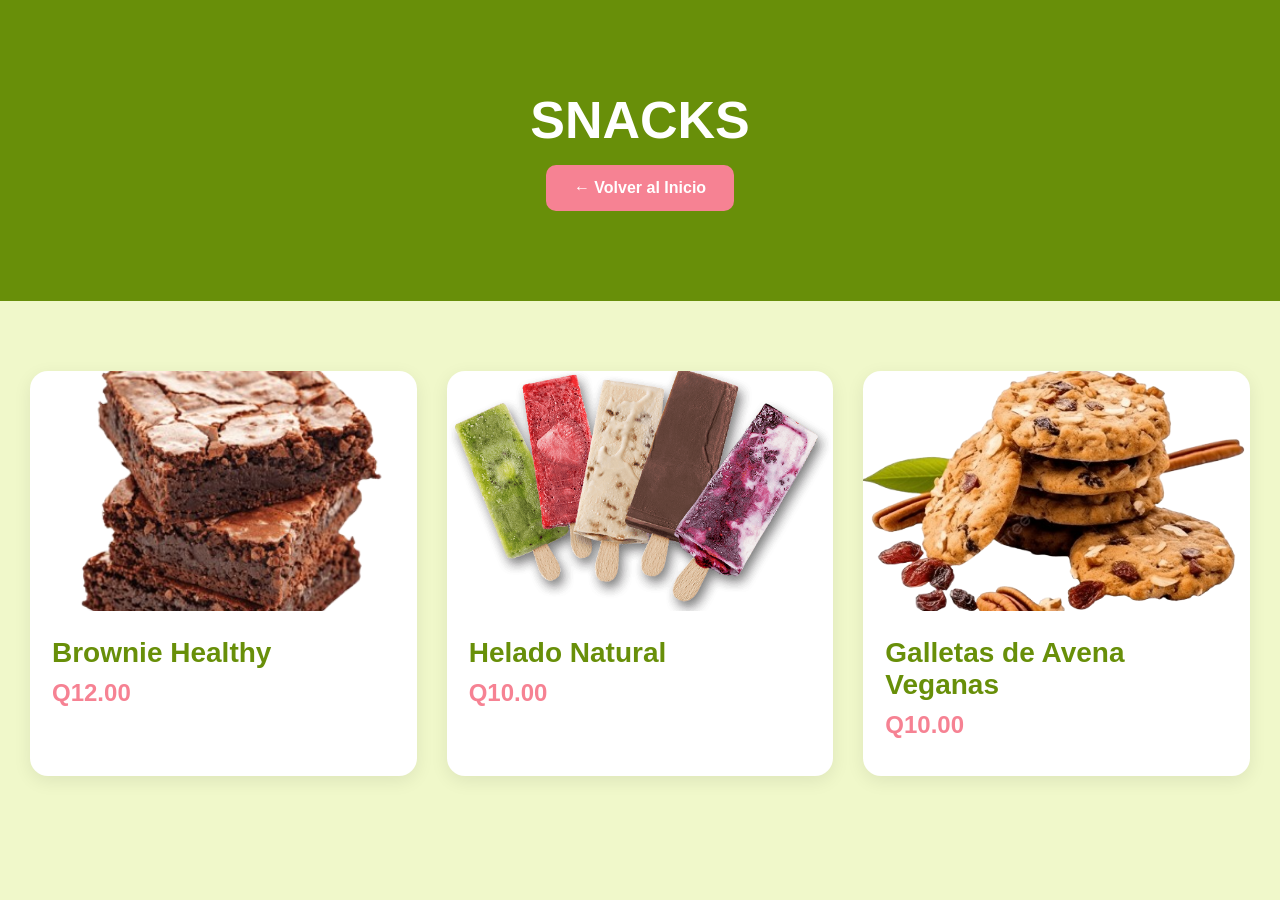
<file: postres.html>
<!DOCTYPE html>
<html lang="es">
<head>
  <meta charset="UTF-8">
  <meta name="viewport" content="width=device-width, initial-scale=1.0">
  <title>Desayunos - Healthy Way</title>
  <link rel="stylesheet" href="style.css">
</head>
<body>

  <section class="page-banner">
    <h1>SNACKS</h1>    

    <a href="index.html" class="back-btn">
      ← Volver al Inicio
    </a>
  </section>

  <section class="food-section">

    <div class="food-container">
      
      <div class="food-card">
        <img src="./images/POSTRES/Brownie Healthy.png">

        <div class="food-info">
          <h3>Brownie Healthy</h3>

          <div class="price">
            Q12.00
          </div>
          
        </div>
      </div>
      
      <div class="food-card">
        <img src="./images/POSTRES/helado natural.png">

        <div class="food-info">
          <h3>Helado Natural</h3>

          <div class="price">
            Q10.00
          </div>
        </div>
      </div>

      <div class="food-card">
        <img src="./images/POSTRES/Galletas de Avena Veganas.png">

        <div class="food-info">
          <h3>Galletas de Avena Veganas</h3>

          <div class="price">
            Q10.00
          </div>
        </div>
      </div>     

    </div>

  </section>

</body>
</html>
</file>
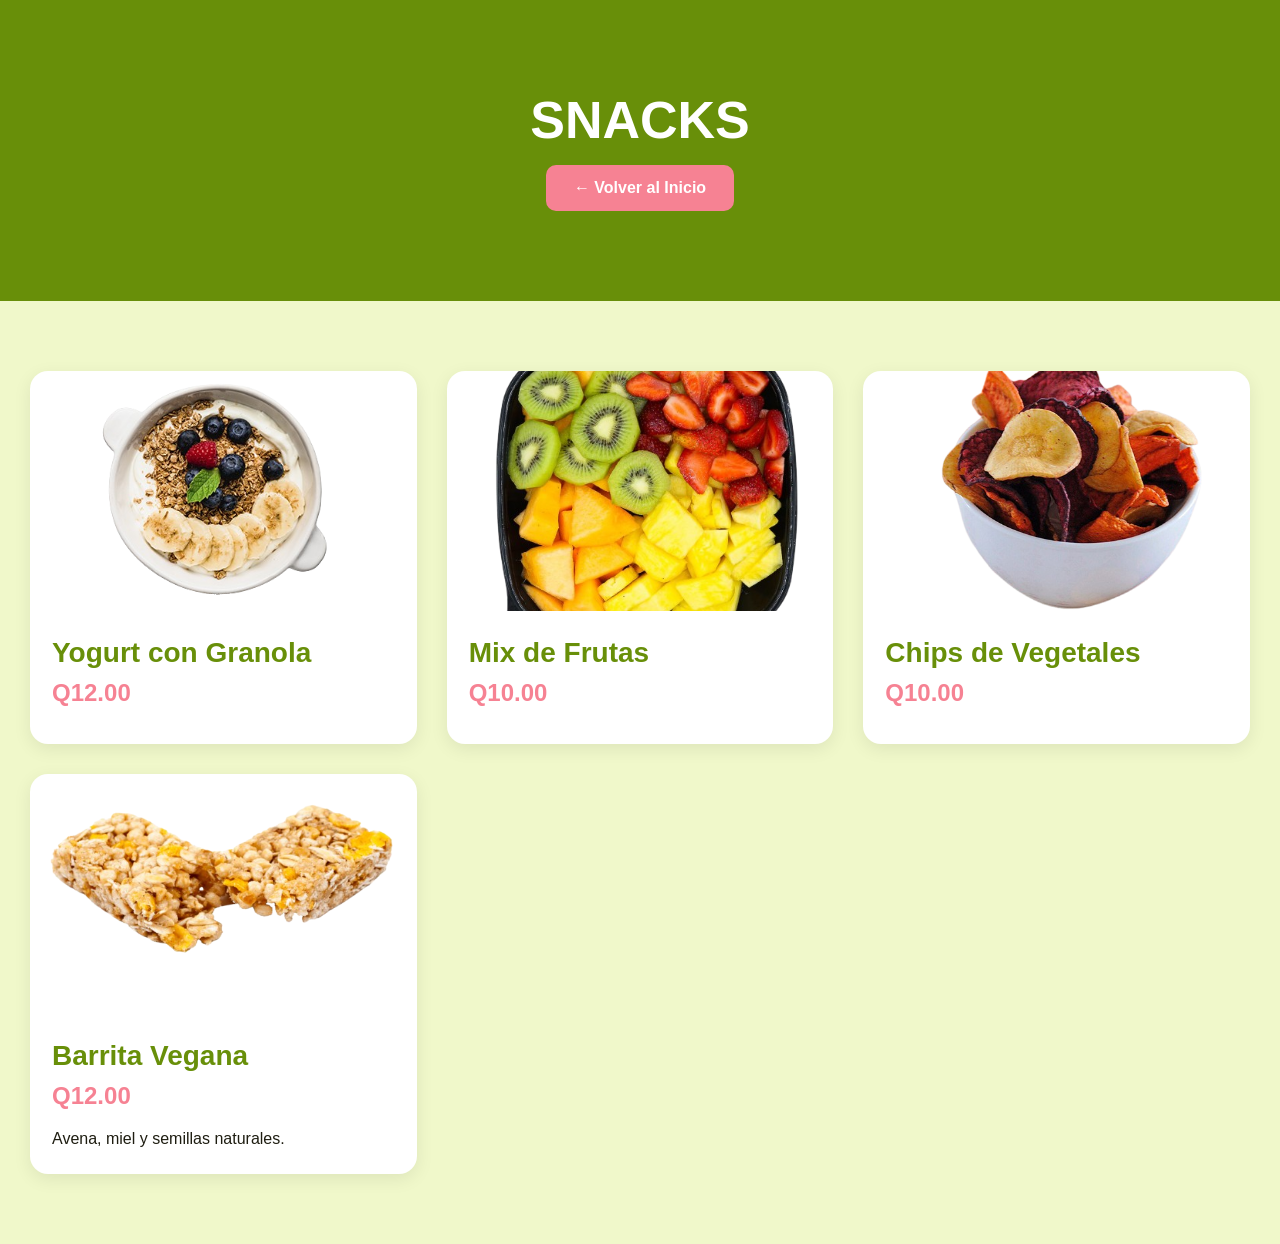
<file: snacks.html>
<!DOCTYPE html>
<html lang="es">
<head>
  <meta charset="UTF-8">
  <meta name="viewport" content="width=device-width, initial-scale=1.0">
  <title>Desayunos - Healthy Way</title>
  <link rel="stylesheet" href="style.css">
</head>
<body>

  <section class="page-banner">
    <h1>SNACKS</h1>    

    <a href="index.html" class="back-btn">
      ← Volver al Inicio
    </a>
  </section>

  <section class="food-section">

    <div class="food-container">
      
      <div class="food-card">
        <img src="./images/SNACKS HEALTHY/Yogurt con Granola.png">

        <div class="food-info">
          <h3>Yogurt con Granola</h3>

          <div class="price">
            Q12.00
          </div>
          
        </div>
      </div>
      
      <div class="food-card">
        <img src="./images/SNACKS HEALTHY/Mix de Frutas.png">

        <div class="food-info">
          <h3>Mix de Frutas</h3>

          <div class="price">
            Q10.00
          </div>
        </div>
      </div>

      <div class="food-card">
        <img src="./images/SNACKS HEALTHY/Chips de Vegetales.png">

        <div class="food-info">
          <h3>Chips de Vegetales</h3>

          <div class="price">
            Q10.00
          </div>
        </div>
      </div>     
      
      <div class="food-card">
        <img src="./images/SNACKS HEALTHY/Barrita Vegana.png">

        <div class="food-info">
          <h3>Barrita Vegana</h3>

          <div class="price">
            Q12.00
          </div>

          <p>
            Avena, miel y semillas naturales. 
          </p>
        </div>
      </div>

    </div>

  </section>

</body>
</html>
</file>
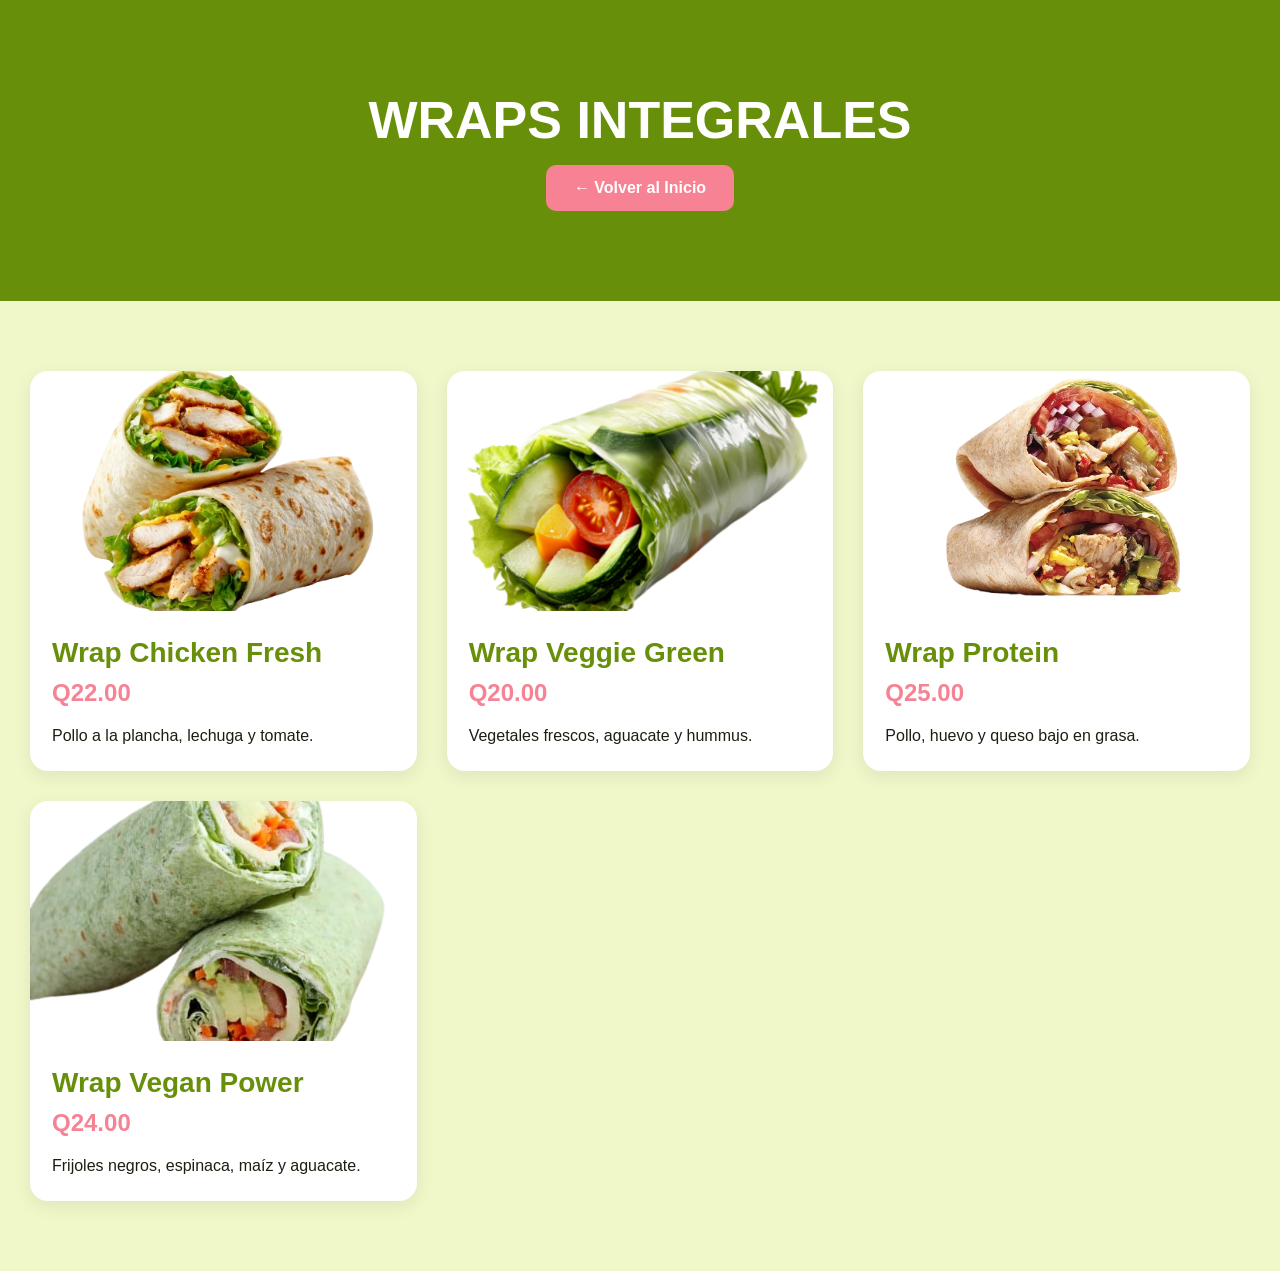
<file: wraps.html>
<!DOCTYPE html>
<html lang="es">
<head>
  <meta charset="UTF-8">
  <meta name="viewport" content="width=device-width, initial-scale=1.0">
  <title>Desayunos - Healthy Way</title>
  <link rel="stylesheet" href="style.css">
</head>
<body>

  <section class="page-banner">
    <h1>WRAPS INTEGRALES</h1>    

    <a href="index.html" class="back-btn">
      ← Volver al Inicio
    </a>
  </section>

  <section class="food-section">

    <div class="food-container">
      
      <div class="food-card">
        <img src="./images/WRAPS INTEGRALES/Wrap Chicken Fresh.png">

        <div class="food-info">
          <h3>Wrap Chicken Fresh</h3>

          <div class="price">
            Q22.00
          </div>

          <p>
            Pollo a la plancha, lechuga y tomate.
          </p>
        </div>
      </div>
      
      <div class="food-card">
        <img src="./images/WRAPS INTEGRALES/Wrap Veggie Green.png">

        <div class="food-info">
          <h3>Wrap Veggie Green</h3>

          <div class="price">
            Q20.00
          </div>

          <p>
            Vegetales frescos, aguacate y hummus.
          </p>
        </div>
      </div>

      <div class="food-card">
        <img src="./images/WRAPS INTEGRALES/Wrap Protein.png">

        <div class="food-info">
          <h3>Wrap Protein</h3>

          <div class="price">
            Q25.00
          </div>

          <p>
            Pollo, huevo y queso bajo en grasa.
          </p>
        </div>
      </div>

      <div class="food-card">
        <img src="./images/WRAPS INTEGRALES/Wrap Vegan Power.png">

        <div class="food-info">
          <h3>Wrap Vegan Power</h3>

          <div class="price">
            Q24.00
          </div>

          <p>
            Frijoles negros, espinaca, maíz y aguacate.
          </p>
        </div>
      </div>

    </div>

  </section>

</body>
</html>
</file>
<file: style.css>
/* =========================
   RESET
========================= */

*{
  margin: 0;
  padding: 0;
  box-sizing: border-box;
}

html{
  scroll-behavior: smooth;
}

body{
  font-family: Arial, Helvetica, sans-serif;
  background: #F0F8CA;
  color: #1E1D11;
  overflow-x: hidden;
}

/* =========================
   NAVBAR
========================= */

header{
  background: #688F09;
  position: sticky;
  top: 0;
  z-index: 1000;
  box-shadow: 0 2px 10px rgba(0,0,0,0.1);
}

.navbar{
  display: flex;
  justify-content: space-between;
  align-items: center;
  padding: 18px 40px;
}

.logo{
  color: white;
  font-size: 30px;
  font-weight: bold;
}

.nav-links{
  display: flex;
  gap: 25px;
  list-style: none;
}

.nav-links a{
  text-decoration: none;
  color: white;
  font-weight: bold;
  transition: 0.3s;
}

.nav-links a:hover{
  color: #F68293;
}

.menu-toggle{
  display: none;
  color: white;
  font-size: 32px;
  cursor: pointer;
}

/* =========================
   HERO
========================= */

.hero{
  min-height: 95vh;

  background:
  linear-gradient(rgba(30,29,17,0.55), rgba(30,29,17,0.55)),
  url('https://images.unsplash.com/photo-1498837167922-ddd27525d352?q=80&w=1400');

  background-size: cover;
  background-position: center;

  display: flex;
  justify-content: center;
  align-items: center;

  text-align: center;

  padding: 20px;
}

.hero-content{
  max-width: 850px;
}

.hero-content h2{
  color: white;
  font-size: 60px;
  margin-bottom: 20px;
  line-height: 1.2;
}

.hero-content p{
  color: #F0F8CA;
  font-size: 22px;
  line-height: 1.6;
  margin-bottom: 35px;
}

/* =========================
   BOTONES
========================= */

.btn,
.back-btn{
  display: inline-block;

  background: #F68293;
  color: white;

  text-decoration: none;

  padding: 14px 28px;

  border-radius: 10px;

  font-weight: bold;

  transition: 0.3s;
}

.btn:hover,
.back-btn:hover{
  background: #688F09;
  transform: translateY(-3px);
}

/* =========================
   SECCIONES
========================= */

.section{
  padding: 90px 40px;
  text-align: center;
}

.section h2{
  font-size: 42px;
  color: #688F09;
  margin-bottom: 25px;
}

.section p{
  max-width: 900px;
  margin: auto;
  font-size: 18px;
  line-height: 1.9;
}

.vision{
  background: rgba(246,130,147,0.12);
}

/* =========================
   MENU PRINCIPAL
========================= */

#menu{
  padding: 80px 0;
}

.menu-container{

  width: 100%;

  display: grid;

  /* 4 columnas */
  grid-template-columns: repeat(4, 1fr);

  gap: 30px;

  padding: 40px;

  align-items: stretch;
}

.menu-link{
  text-decoration: none;
  color: inherit;
}

.menu-card{
  background: white;

  border-radius: 20px;

  overflow: hidden;

  box-shadow: 0 4px 15px rgba(0,0,0,0.08);

  transition: 0.3s;

  height: 100%;
}

.menu-card:hover{
  transform: translateY(-8px);
}

.menu-card img{
  width: 100%;

  height: 220px;

  object-fit: cover;

  display: block;
}

.menu-card h3{
  color: #688F09;

  font-size: 22px;

  padding: 20px 20px 10px;
}

.menu-card p{
  padding: 0 20px 25px;

  line-height: 1.6;

  color: #1E1D11;
}

/* =========================
   PAGINAS INTERNAS
========================= */

.page-banner{
  background: #688F09;

  color: white;

  text-align: center;

  padding: 90px 20px;
}

.page-banner h1{
  font-size: 52px;
  margin-bottom: 15px;
}

.page-banner p{
  font-size: 20px;
  margin-bottom: 25px;
}

.food-section{
  padding: 70px 30px;
}

.food-container{
  display: grid;

  grid-template-columns: repeat(auto-fit, minmax(300px, 1fr));

  gap: 30px;
}

.food-card{
  background: white;

  border-radius: 18px;

  overflow: hidden;

  transition: 0.3s;

  box-shadow: 0 5px 18px rgba(0,0,0,0.08);
}

.food-card:hover{
  transform: translateY(-6px);
}

.food-card img{
  width: 100%;
  height: 240px;
  object-fit: cover;
}

.food-info{
  padding: 22px;
}

.food-info h3{
  color: #688F09;

  font-size: 28px;

  margin-bottom: 10px;
}

.price{
  color: #F68293;

  font-size: 24px;

  font-weight: bold;

  margin-bottom: 15px;
}

.food-info p{
  line-height: 1.7;
}

/* =========================
   FOOTER
========================= */

footer{
  background: #1E1D11;

  color: #F0F8CA;

  text-align: center;

  padding: 25px;
}

/* =========================
   LAPTOP
========================= */

@media(max-width: 1400px){

  .menu-container{
    grid-template-columns: repeat(3, 1fr);
  }

}

/* =========================
   TABLET
========================= */

@media(max-width: 992px){

  .menu-container{
    grid-template-columns: repeat(2, 1fr);
  }

  .hero-content h2{
    font-size: 46px;
  }

  .section h2{
    font-size: 36px;
  }

}

/* =========================
   MOBILE
========================= */

@media(max-width: 768px){

  .navbar{
    padding: 18px 20px;
  }

  .menu-toggle{
    display: block;
  }

  .nav-links{
    position: absolute;

    top: 75px;
    right: 0;

    background: #688F09;

    width: 220px;

    flex-direction: column;

    padding: 20px;

    display: none;

    gap: 18px;
  }

  .nav-links.active{
    display: flex;
  }

  .hero{
    min-height: 85vh;
    padding: 30px 20px;
  }

  .hero-content h2{
    font-size: 38px;
  }

  .hero-content p{
    font-size: 17px;
  }

  .section{
    padding: 70px 20px;
  }

  .section h2{
    font-size: 32px;
  }

  .section p{
    font-size: 16px;
  }

  .menu-container{
    grid-template-columns: 1fr;

    padding: 20px;
  }

  .page-banner h1{
    font-size: 38px;
  }

  .page-banner p{
    font-size: 17px;
  }

  .food-section{
    padding: 50px 20px;
  }

  .food-card img{
    height: 220px;
  }

}

/* =========================
   SMALL PHONES
========================= */

@media(max-width: 480px){

  .logo{
    font-size: 24px;
  }

  .hero-content h2{
    font-size: 32px;
  }

  .hero-content p{
    font-size: 16px;
  }

  .btn,
  .back-btn{
    width: 100%;
    text-align: center;
  }

  .menu-card h3{
    font-size: 20px;
  }

  .food-info h3{
    font-size: 24px;
  }

  .price{
    font-size: 22px;
  }

}

.logo-container{
  display: flex;
  align-items: center;
  gap: 20px;
}

.logo-img{
  height: 140px;

  width: auto;

  object-fit: contain;

  display: block;
}

.logo{
  color: white;
  font-size: 32px;
  font-weight: bold;
}

@media(max-width:768px){

  .logo-img{
    width: 60px;
    height: 60px;
  }

  .logo{
    font-size: 24px;
  }

}

.navbar{
  display: flex;
  justify-content: space-between;
  align-items: center;

  padding: 5px 40px;
}

.btn-secondary{
  background: #688F09;
  margin-left: 10px;
}

.btn-secondary:hover{
  background: #F68293;
}

@media(max-width:768px){

  .btn-secondary{
    margin-left: 0;
    margin-top: 10px;
    display: inline-block;
  }

}

.info-list{
  max-width: 800px;
  margin: 20px auto;
  text-align: left;
}

.info-list li{
  margin-bottom: 12px;
  line-height: 1.7;
}

.financial-table{
  width: 100%;
  max-width: 700px;
  margin: 30px auto;
  border-collapse: collapse;
  background: white;
  box-shadow: 0 4px 12px rgba(0,0,0,0.1);
}

.financial-table th{
  background: #688F09;
  color: white;
}

.financial-table th,
.financial-table td{
  border: 1px solid #ddd;
  padding: 15px;
  text-align: center;
}

.financial-table tr:nth-child(even){
  background: #f7f7f7;
}
</file>
